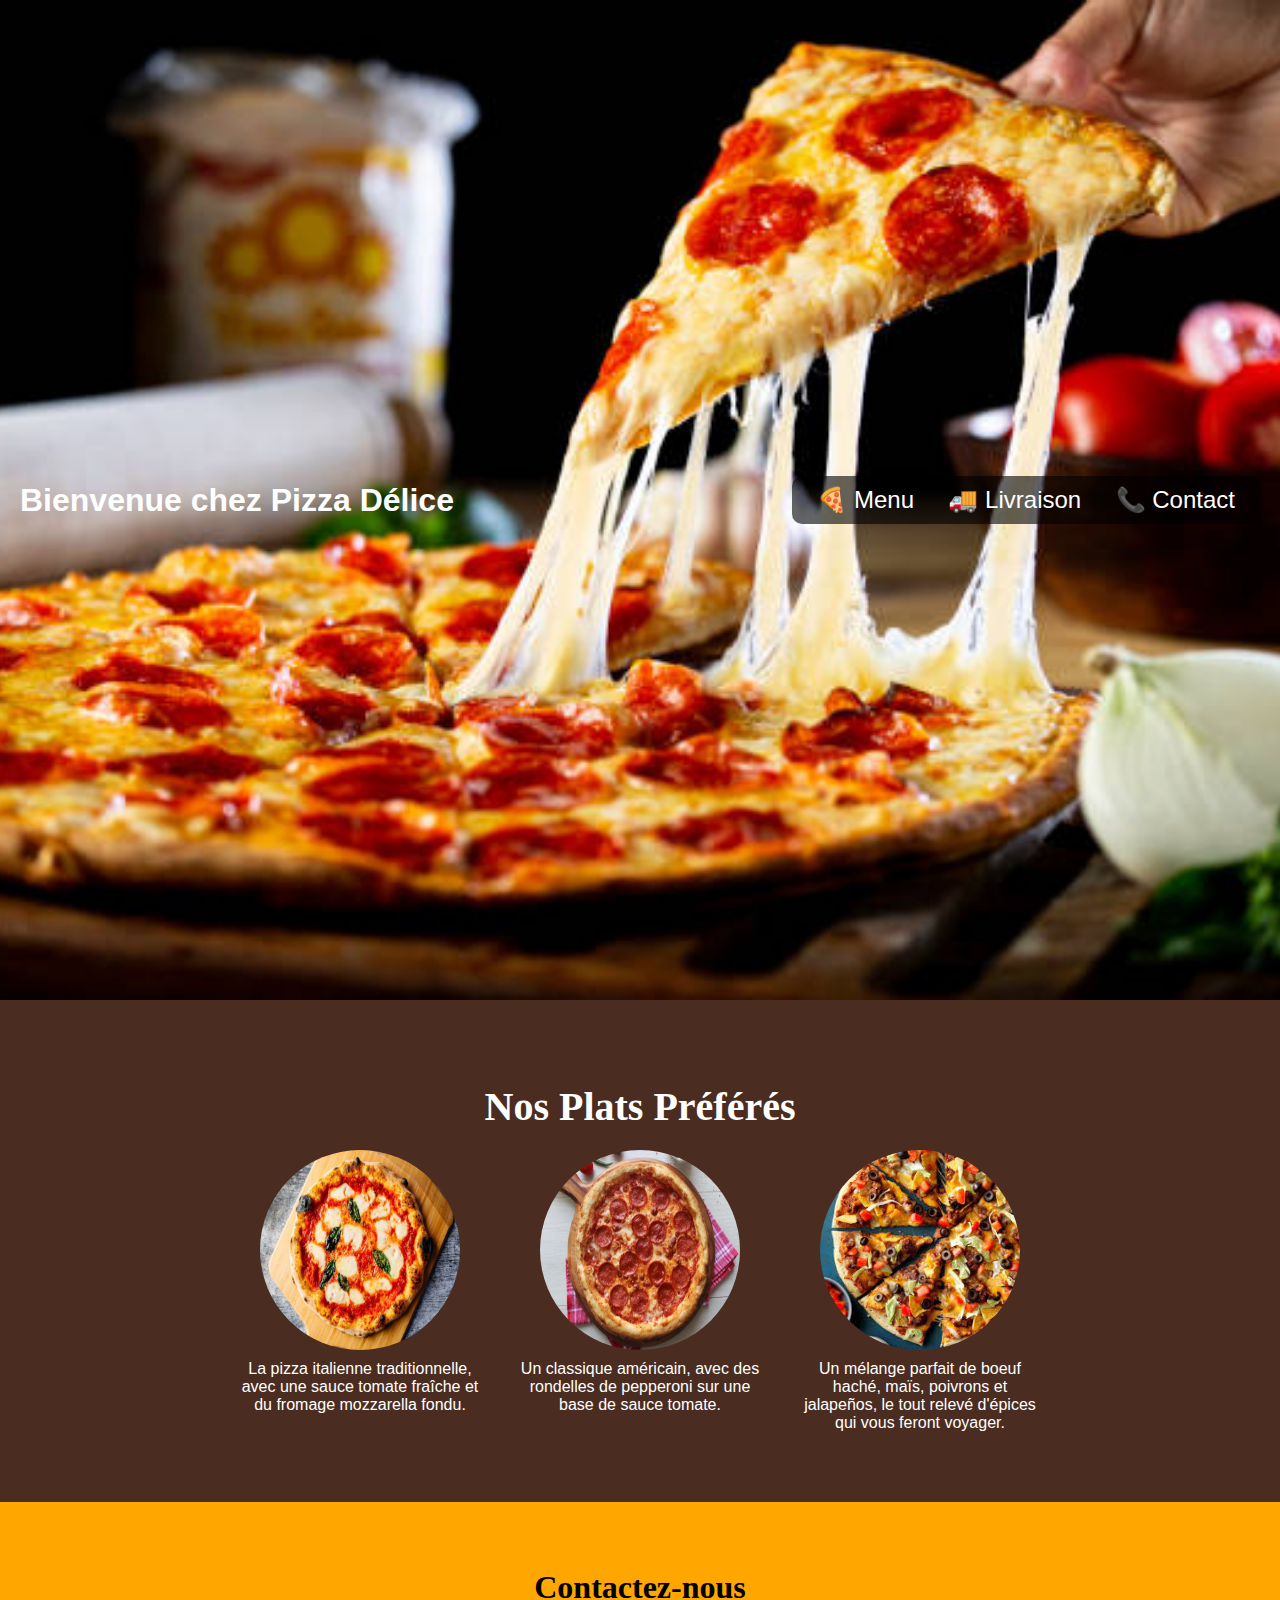
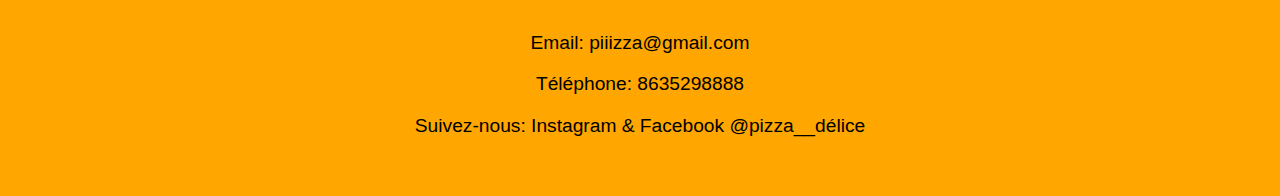
<file: index.html>
<!DOCTYPE html>
<html lang="fr">
<head>
    <meta charset="UTF-8">
    <meta name="viewport" content="width=device-width, initial-scale=1.0">
    <title>Pizza Délice</title>
    <link rel="stylesheet" href="styles.css">
</head>
<body>

    <!-- Section 1: Accueil -->
    <header class="hero">
        <h1 class="welcome-text">Bienvenue chez Pizza Délice</h1>
        <nav class="nav-icons">
            <a href="menu.html">🍕 Menu</a>
            <a href="livraison.html">🚚 Livraison</a>
            <a href="contact.html">📞 Contact</a>
        </nav>
    </header>

    <!-- Section 2: Nos Plats Préférés -->
    <section class="nos-plats">
        <h2>Nos Plats Préférés</h2>
        <div class="pizzas">
            <div class="pizza">
                <img src="images/pizza-margherita.png" alt="Pizza Margherita">
                <p>La pizza italienne traditionnelle, avec une sauce tomate fraîche et du fromage mozzarella fondu.</p>
            </div>
            <div class="pizza">
                <img src="images/pepperoni-pizza.png" alt="Pizza Pepperoni">
                <p>Un classique américain, avec des rondelles de pepperoni sur une base de sauce tomate.</p>
            </div>
            <div class="pizza">
                <img src="images/pizza-mexicaine.png" alt="Pizza Mexicaine">
                <p>Un mélange parfait de boeuf haché, maïs, poivrons et jalapeños, le tout relevé d'épices qui vous feront voyager.</p>
            </div>
        </div>
    </section>

    <!-- Section 3: Contact -->
    <section class="contact">
        <h2>Contactez-nous</h2>
        <p>Email: piiizza@gmail.com</p>
        <p>Téléphone: 8635298888</p>
        <p>Suivez-nous: Instagram & Facebook @pizza__délice</p>
    </section>

</body>
</html>
</file>
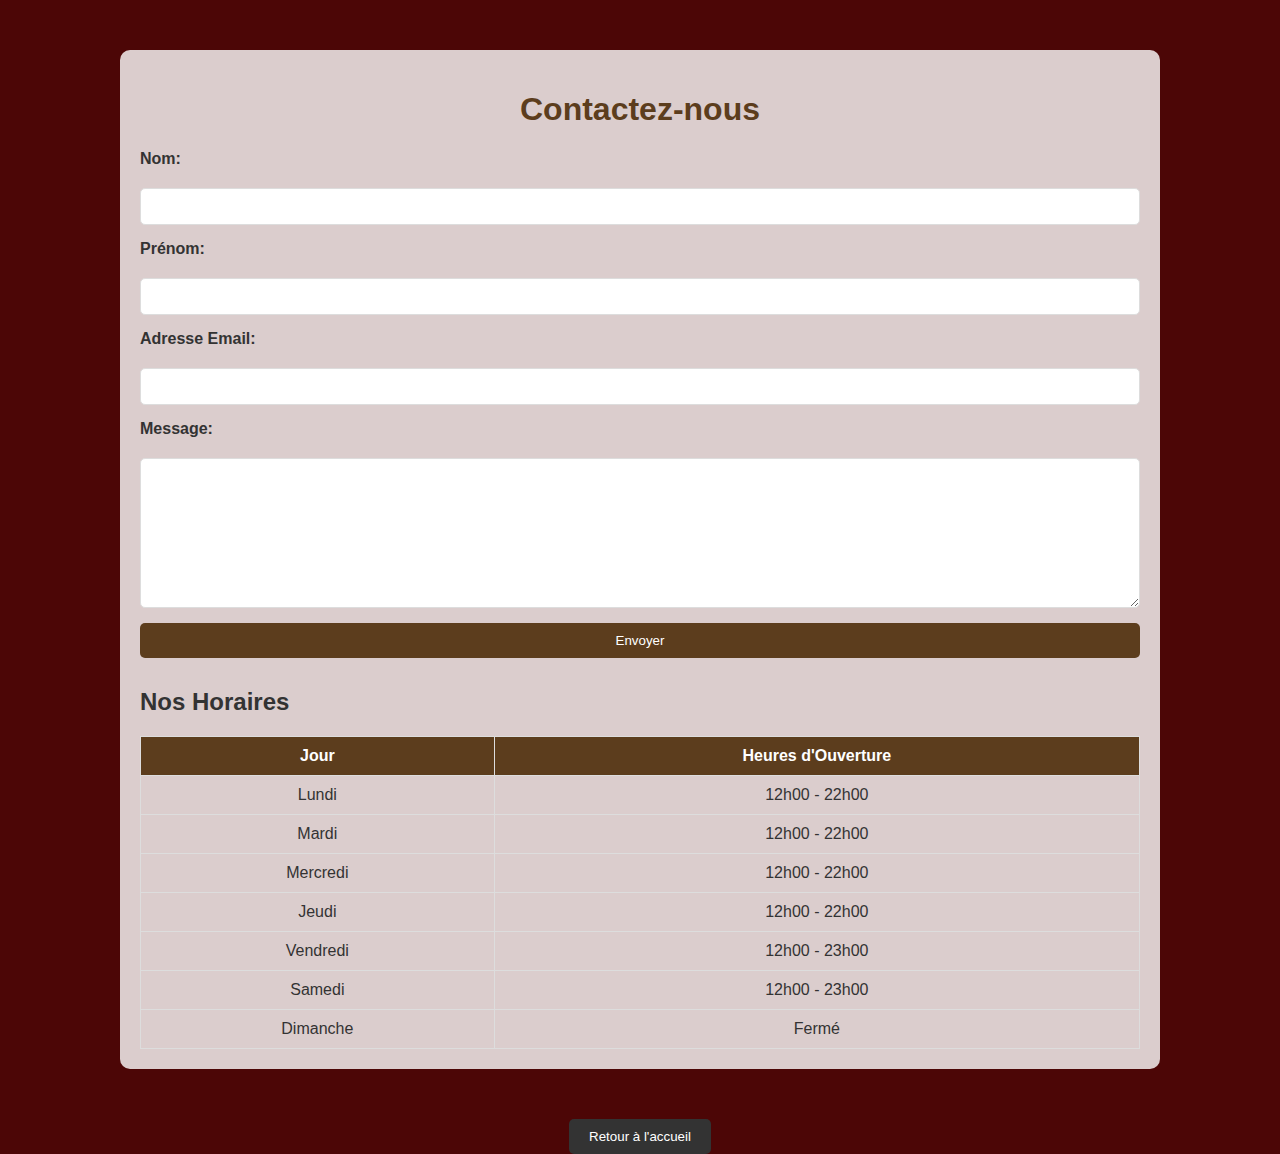
<file: contact.html>
<!DOCTYPE html>
<html lang="fr">
<head>
    <meta charset="UTF-8">
    <meta name="viewport" content="width=device-width, initial-scale=1.0">
    <title>Contact - Pizza Délice</title>
    <link rel="stylesheet" href="contact.css">
</head>
<body>
    <div class="contact-container">
        <header>
            <h1>Contactez-nous</h1>
        </header>

        <!-- Formulaire de contact -->
        <section class="form-section">
            <form action="submit_form.php" method="POST">
                <label for="nom">Nom:</label>
                <input type="text" id="nom" name="nom" required>

                <label for="prenom">Prénom:</label>
                <input type="text" id="prenom" name="prenom" required>

                <label for="email">Adresse Email:</label>
                <input type="email" id="email" name="email" required>

                <label for="message">Message:</label>
                <textarea id="message" name="message" required></textarea>

                <button type="submit">Envoyer</button>
            </form>
        </section>

        <!-- Tableau des horaires -->
        <section class="horaires">
            <h2>Nos Horaires</h2>
            <table>
                <tr>
                    <th>Jour</th>
                    <th>Heures d'Ouverture</th>
                </tr>
                <tr>
                    <td>Lundi</td>
                    <td>12h00 - 22h00</td>
                </tr>
                <tr>
                    <td>Mardi</td>
                    <td>12h00 - 22h00</td>
                </tr>
                <tr>
                    <td>Mercredi</td>
                    <td>12h00 - 22h00</td>
                </tr>
                <tr>
                    <td>Jeudi</td>
                    <td>12h00 - 22h00</td>
                </tr>
                <tr>
                    <td>Vendredi</td>
                    <td>12h00 - 23h00</td>
                </tr>
                <tr>
                    <td>Samedi</td>
                    <td>12h00 - 23h00</td>
                </tr>
                <tr>
                    <td>Dimanche</td>
                    <td>Fermé</td>
                </tr>
            </table>
        </section>
    </div>
    <div style="text-align: center; margin-top: 20px;">
        <a href="index.html" style="text-decoration: none; color: #fff;">
            <button style="background-color: #333; color: #fff; padding: 10px 20px; border: none; border-radius: 5px;">
                Retour à l'accueil
            </button>
        </a>
    </div>
</body>
</html>
</file>
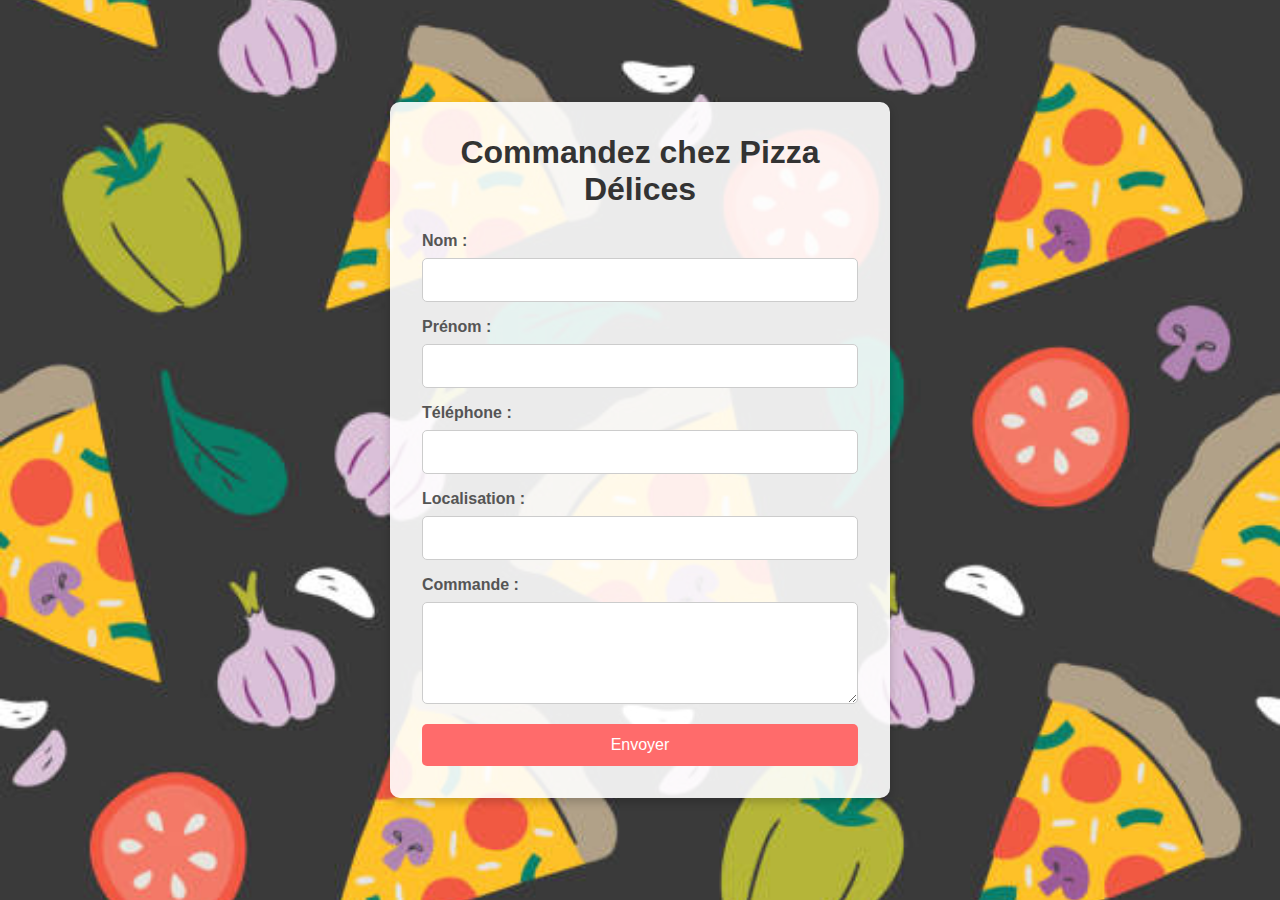
<file: livraison.html>
<!DOCTYPE html>
<html lang="fr">
<head>
    <meta charset="UTF-8">
    <meta name="viewport" content="width=device-width, initial-scale=1.0">
    <title>Pizza Délices - Commande</title>
    <link rel="stylesheet" href="livraison.css">
</head>
<body class="livraison-page">
    <div class="container">
        <h1>Commandez chez Pizza Délices</h1>
        
        <form class="commande-form">
            <div class="form-group">
                <label for="nom">Nom :</label>
                <input type="text" id="nom" name="nom" required>
            </div>
            <div class="form-group">
                <label for="prenom">Prénom :</label>
                <input type="text" id="prenom" name="prenom" required>
            </div>
            <div class="form-group">
                <label for="telephone">Téléphone :</label>
                <input type="tel" id="telephone" name="telephone" required>
            </div>
            <div class="form-group">
                <label for="localisation">Localisation :</label>
                <input type="text" id="localisation" name="localisation" required>
            </div>
            <div class="form-group">
                <label for="commande">Commande :</label>
                <textarea id="commande" name="commande" rows="4" required></textarea>
            </div>
            <button type="submit">Envoyer</button>
        </form>
    </div>
    
</body>
</html>
</file>
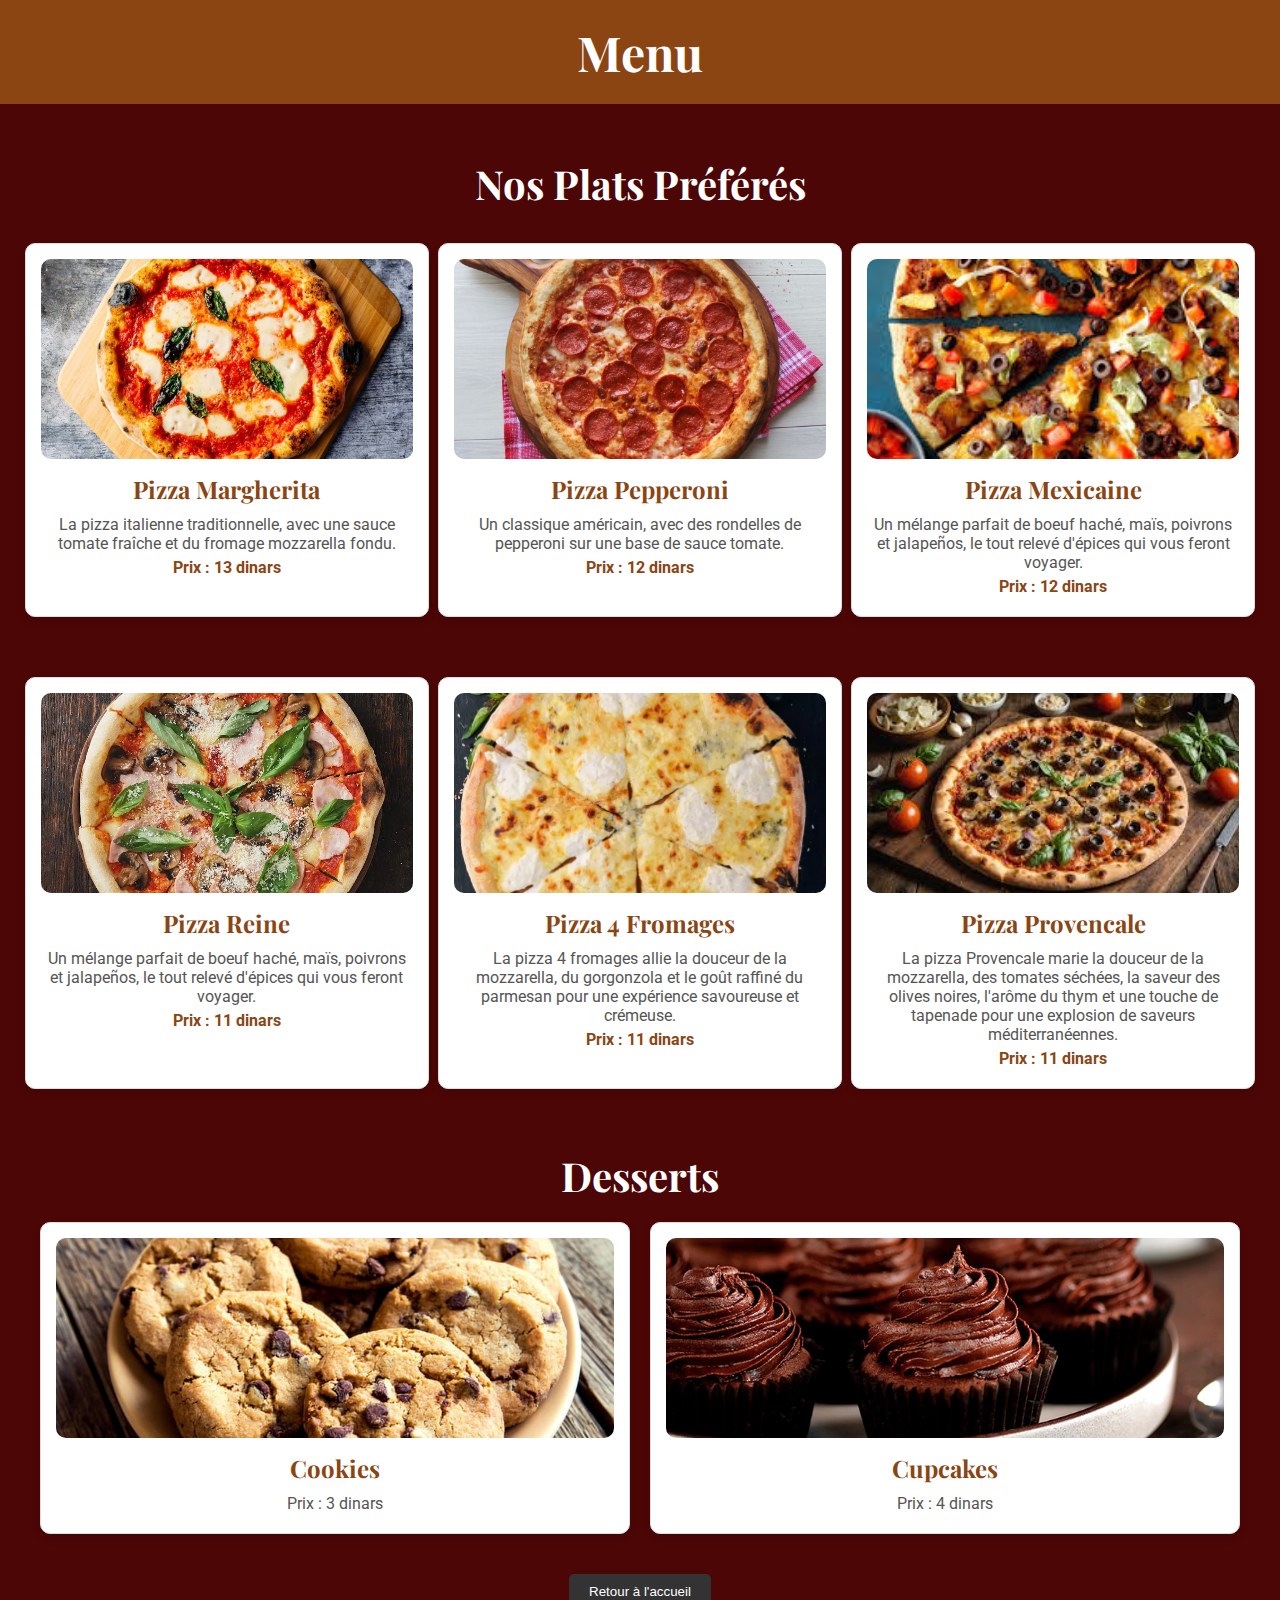
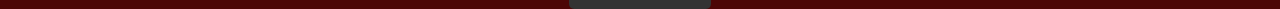
<file: menu.html>
<!DOCTYPE html>
<html lang="fr">
<head>
    <meta charset="UTF-8">
    <meta name="viewport" content="width=device-width, initial-scale=1.0">
    <title>Menu - Pizza Délice</title>
    <link rel="stylesheet" href="menu.css">
    <link href="https://fonts.googleapis.com/css2?family=Playfair+Display:wght@700&family=Roboto:wght@400;700&display=swap" rel="stylesheet">
</head>
<body class="menu-page">
    <section class="header">
        <h1>Menu</h1>
    </section>
    <section class="nos-plats">
        <h2>Nos Plats Préférés</h2>
    
        <!-- Première ligne : 3 premières pizzas -->
        <div class="pizza-ligne">
            <div class="pizza">
                <img src="images/pizza-margherita.png" alt="Pizza Margherita">
                <h3>Pizza Margherita</h3>
                <p>La pizza italienne traditionnelle, avec une sauce tomate fraîche et du fromage mozzarella fondu.</p>
                <p class="prix">Prix : 13 dinars</p>
            </div>
            <div class="pizza">
                <img src="images/pepperoni-pizza.png" alt="Pizza Pepperoni">
                <h3>Pizza Pepperoni</h3>
                <p>Un classique américain, avec des rondelles de pepperoni sur une base de sauce tomate.</p>
                <p class="prix">Prix : 12 dinars</p>
            </div>
            <div class="pizza">
                <img src="images/pizza-mexicaine.png" alt="Pizza Mexicaine">
                <h3>Pizza Mexicaine</h3>
                <p>Un mélange parfait de boeuf haché, maïs, poivrons et jalapeños, le tout relevé d'épices qui vous feront voyager.</p>
                <p class="prix">Prix : 12 dinars</p>
            </div>
        </div>
    
        <!-- Deuxième ligne : 3 autres pizzas -->
        <div class="pizza-ligne">
            <div class="pizza">
                <img src="images/pizza-Reine.png" alt="Pizza Reine">
                <h3>Pizza Reine</h3>
                <p>Un mélange parfait de boeuf haché, maïs, poivrons et jalapeños, le tout relevé d'épices qui vous feront voyager.</p>
                <p class="prix">Prix : 11 dinars</p>
            </div>
            <div class="pizza">
                <img src="images/pizza-4fromages.png" alt="Pizza 4fromages">
                <h3>Pizza 4 Fromages</h3>
                <p>La pizza 4 fromages allie la douceur de la mozzarella, du gorgonzola et le goût raffiné du parmesan pour une expérience savoureuse et crémeuse.</p>
                <p class="prix">Prix : 11 dinars</p>
            </div>
            <div class="pizza">
                <img src="images/pizza-Provencale .png" alt="Pizza Provencale">
                <h3>Pizza Provencale</h3>
                <p>La pizza Provencale marie la douceur de la mozzarella, des tomates séchées, la saveur des olives noires, l'arôme du thym et une touche de tapenade pour une explosion de saveurs méditerranéennes.</p>
                <p class="prix">Prix : 11 dinars</p>
            </div>
        </div>
    
        <!-- Section des desserts -->
        <h2 class="desserts-titre">Desserts</h2>
        <div class="desserts-ligne">
            <div class="dessert">
                <img src="images/cookies.png" alt="Cookies">
                <h3>Cookies</h3>
                <p>Prix : 3 dinars</p>
            </div>
            <div class="dessert">
                <img src="images/cupcakes.png" alt="Cupcakes">
                <h3>Cupcakes</h3>
                <p>Prix : 4 dinars</p>
            </div>
        </div>
    </section>
    <div style="text-align: center; margin-top: 20px;">
        <a href="index.html" style="text-decoration: none; color: #fff;">
            <button style="background-color: #333; color: #fff; padding: 10px 20px; border: none; border-radius: 5px;">
                Retour à l'accueil
            </button>
        </a>
    </div>
</body>
</html>
</file>
<file: styles.css>
/* Style global */
body {
    margin: 0;
    padding: 0;
    font-family: 'Verdana', sans-serif;
    background-color: #F5F5F5; /* Couleur de fond générale pour toute la page */
}

/* Section 1: Accueil */
/* Section 1: Accueil */
header.hero {
    background-image: url('images/Background-image.png');
    background-size: cover; /* Garde la couverture de l'image sans la déformer */
    background-position: center center; /* Centrer l'image */
    text-align: left;
    color: white;
    padding: 50px 20px;
    display: flex;
    justify-content: space-between;
    align-items: center;
    min-height: 100vh; /* Assure que la section couvre toute la hauteur de la fenêtre */
    position: relative; /* Position relative pour permettre un ajustement plus flexible */
}

header .nav-icons {
    background-color: rgba(0, 0, 0, 0.6); /* Fond sombre pour le cadre des icônes */
    padding: 10px;
    border-radius: 10px;
}

header nav a {
    text-decoration: none;
    color: white;
    margin: 0 15px;
    font-size: 1.5rem;
}


/* Section 2: Nos Plats Préférés */
.nos-plats {
    background-color: #4B2C20; /* Marron plus foncé */
    color: white;
    text-align: center;
    padding: 50px 20px;
    margin-top: 0;  /* Supprime l'espace entre la section accueil et la section des plats */
}

.nos-plats h2 {
    font-family: 'Georgia', serif;
    font-size: 2.5rem;
    margin-bottom: 20px;
}

.pizzas {
    display: flex;
    justify-content: center;
    gap: 30px;
    flex-wrap: wrap;
}

.pizza {
    display: flex;
    flex-direction: column;
    align-items: center;
    margin-bottom: 20px;
}

.pizza img {
    width: 200px;
    height: 200px;
    border-radius: 50%; /* Circulaire */
    margin-bottom: 10px;
}

.pizza p {
    font-size: 1rem;
    max-width: 250px;
    margin: 0 auto;
}

/* Section 3: Contact */
.contact {
    background-color: #ffa600; /* Beige Jaune */
    text-align: center;
    padding: 40px 20px;
    margin-top: 0;  /* Supprime l'espace entre la section des plats et la section contact */
}

.contact h2 {
    font-family: 'Georgia', serif;
    font-size: 2rem;
}

.contact p {
    font-size: 1.2rem;
}
</file>
<file: contact.css>
/* Style général */
body {
    font-family: 'Arial', sans-serif;
    margin: 0;
    padding: 0;
    background-color: #4c0606;
    
    background-size: cover;
    color: #333;
}

/* Conteneur principal */
.contact-container {
    padding: 20px;
    background: rgba(255, 255, 255, 0.8);
    max-width: 1000px;
    margin: 50px auto;
    border-radius: 10px;
}

/* Titre de la page */
header h1 {
    text-align: center;
    color: #5c3d1d;
}

/* Formulaire */
.form-section {
    margin-bottom: 30px;
}

form {
    display: grid;
    gap: 15px;
}

label {
    font-weight: bold;
    margin-bottom: 5px;
}

input, textarea {
    padding: 10px;
    border: 1px solid #ddd;
    border-radius: 5px;
    width: 100%;
    box-sizing: border-box;
}

textarea {
    height: 150px;
}

button {
    padding: 10px 20px;
    background-color: #5c3d1d;
    color: white;
    border: none;
    border-radius: 5px;
    cursor: pointer;
}

button:hover {
    background-color: #4a2a16;
}

/* Section des horaires */
.horaires {
    margin-top: 30px;
}

table {
    width: 100%;
    border-collapse: collapse;
    margin-top: 20px;
    text-align: center;
}

th, td {
    padding: 10px;
    border: 1px solid #ddd;
}

th {
    background-color: #5c3d1d;
    color: white;
}

/* Ajustements responsives */
@media (max-width: 768px) {
    .contact-container {
        padding: 15px;
    }

    table {
        font-size: 14px;
    }

    button {
        width: 100%;
    }
}
</file>
<file: livraison.css>
/* styles.css */

/* Réinitialisation des styles par défaut */
* {
    margin: 0;
    padding: 0;
    box-sizing: border-box;
}


/* Style de base pour le corps de la page */
body.livraison-page {
    font-family: Arial, sans-serif;
    background-image: url('images/fond-pizza2.png'); /* Remplacez par le chemin de votre image */
    background-size: cover;
    background-position: center;
    background-repeat: no-repeat;
    height: 100vh;
    display: flex;
    justify-content: center;
    align-items: center;
}

/* Conteneur principal */
.container {
    background-color: rgba(255, 255, 255, 0.9); /* Fond semi-transparent */
    padding: 2rem;
    border-radius: 10px;
    box-shadow: 0 4px 10px rgba(0, 0, 0, 0.2);
    max-width: 500px;
    width: 100%;
}

/* Titre de la page */
.container h1 {
    text-align: center;
    margin-bottom: 1.5rem;
    color: #333;
    font-size: 2rem;
}

/* Style des groupes de formulaire */
.form-group {
    margin-bottom: 1rem;
}

.form-group label {
    display: block;
    margin-bottom: 0.5rem;
    color: #555;
    font-weight: bold;
}

.form-group input,
.form-group textarea {
    width: 100%;
    padding: 0.75rem;
    border: 1px solid #ccc;
    border-radius: 5px;
    font-size: 1rem;
    transition: border-color 0.3s ease;
}

.form-group input:focus,
.form-group textarea:focus {
    border-color: #ff6b6b;
    outline: none;
}

.form-group textarea {
    resize: vertical;
    min-height: 100px;
}

/* Style du bouton */
button[type="submit"] {
    width: 100%;
    padding: 0.75rem;
    background-color: #ff6b6b;
    color: white;
    border: none;
    border-radius: 5px;
    font-size: 1rem;
    cursor: pointer;
    transition: background-color 0.3s ease;
}

button[type="submit"]:hover {
    background-color: #ff4c4c;
}

/* Responsive design */
@media (max-width: 600px) {
    .container {
        padding: 1rem;
    }

    .container h1 {
        font-size: 1.5rem;
    }

    .form-group input,
    .form-group textarea {
        padding: 0.5rem;
    }

    button[type="submit"] {
        padding: 0.5rem;
    }
}
</file>
<file: menu.css>
/* Style général */
body.menu-page {
    font-family: 'Roboto', sans-serif;
    background-color: #4c0606;
    margin: 0;
    padding: 0;
    color: #333;
}

/* En-tête */
.header {
    background-color: #8B4513; /* Marron */
    padding: 20px;
    text-align: center;
}

.header h1 {
    font-family: 'Playfair Display', serif;
    font-size: 3rem;
    color: #fff;
    margin: 0;
}

/* Section des plats */
.nos-plats {
    padding: 20px;
    text-align: center;
}

.nos-plats h2 {
    font-family: 'Playfair Display', serif;
    font-size: 2.5rem;
    color: #ffffff; /* Texte blanc */
   
}

/* Lignes de pizzas */
.pizza-ligne {
    display: flex;
    justify-content: space-around;
    flex-wrap: wrap;
    margin-bottom: 40px;
}

.pizza {
    background-color: #fff;
    border: 1px solid #ddd;
    border-radius: 10px;
    width: 30%;
    padding: 15px;
    box-shadow: 0 4px 8px rgba(0, 0, 0, 0.1);
    margin-bottom: 20px;
}

.pizza img {
    width: 100%;
    height: 200px; /* Hauteur fixe pour toutes les images */
    object-fit: cover; /* Pour éviter la déformation */
    border-radius: 10px;
}

.pizza h3 {
    font-family: 'Playfair Display', serif;
    font-size: 1.5rem;
    color: #8B4513;
    margin: 10px 0;
}

.pizza p {
    font-size: 1rem;
    color: #555;
    margin: 5px 0;
}

.pizza .prix {
    font-weight: bold;
    color: #8B4513;
}

/* Section des desserts */
.desserts-titre {
    font-family: 'Playfair Display', serif;
    font-size: 2.5rem;
    color: #8B4513;
    margin-top: 40px;
    margin-bottom: 20px;
}

.desserts-ligne {
    display: flex;
    justify-content: center;
    gap: 20px;
    flex-wrap: wrap;
}

.dessert {
    background-color: #ffffff;
    border: 1px solid #ddd;
    border-radius: 10px;
    width: 45%;
    padding: 15px;
    box-shadow: 0 4px 8px rgba(0, 0, 0, 0.1);
    text-align: center;
}

.dessert img {
    width: 100%;
    height: 200px; /* Hauteur fixe pour les images de desserts */
    object-fit: cover; /* Pour éviter la déformation */
    border-radius: 10px;
}

.dessert h3 {
    font-family: 'Playfair Display', serif;
    font-size: 1.5rem;
    color: #8B4513;
    margin: 10px 0;
}

.dessert p {
    font-size: 1rem;
    color: #555;
    margin: 5px 0;
}
</file>
